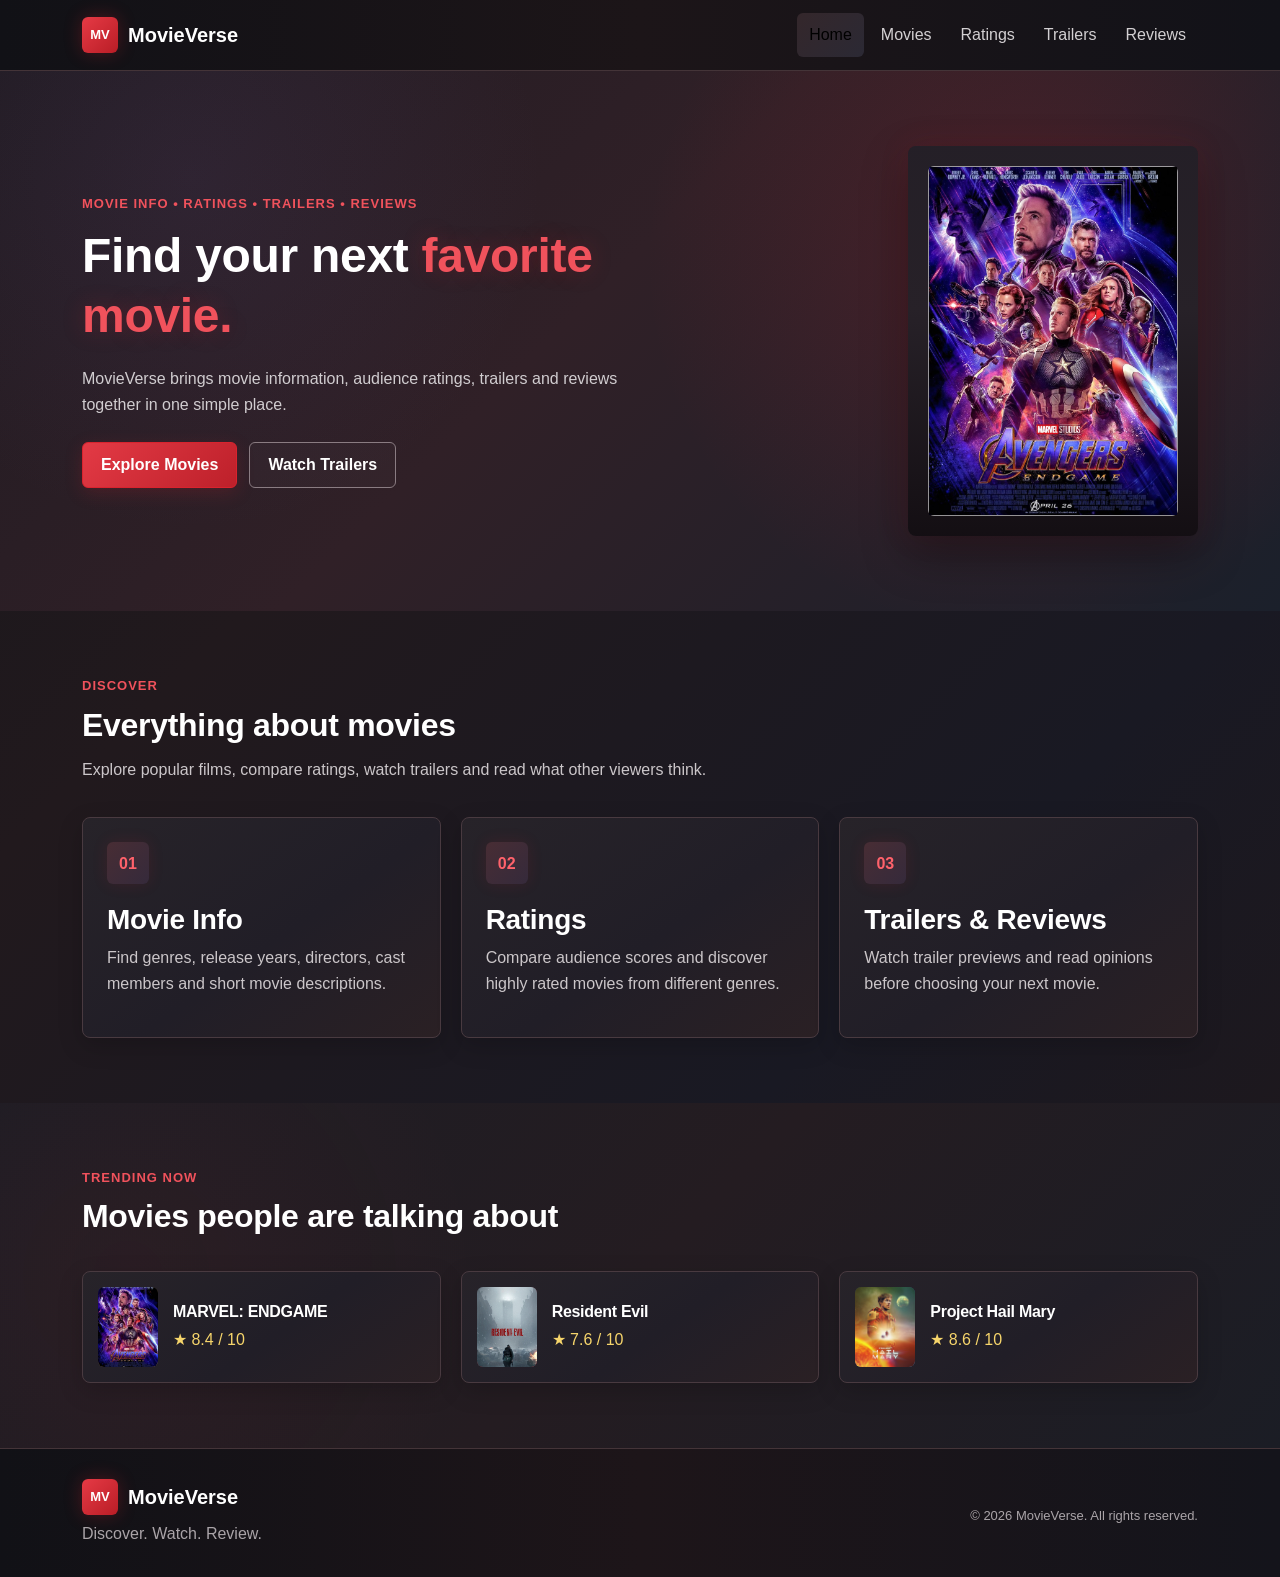
<file: index.html>
<!DOCTYPE html>
<html lang="en">

<head>
	<meta charset="utf-8" />
	<meta content="width=device-width, initial-scale=1.0" name="viewport" />
	<meta content="MovieVerse - movie information, ratings, trailers and reviews." name="description" />
	<title>
		MovieVerse | Home
	</title>
	<link href="https://fonts.googleapis.com" rel="preconnect" />
	<link crossorigin="" href="https://fonts.gstatic.com" rel="preconnect" />
	<link href="https://fonts.googleapis.com/css2?family=Inter:wght@400;500;600;700;800&amp;display=swap"
		rel="stylesheet" />
	<link href="https://cdn.jsdelivr.net/npm/bootstrap@5.3.3/dist/css/bootstrap.min.css" rel="stylesheet" />
	<link href="css/style.css" rel="stylesheet" />
</head>

<body>
	<header class="site-header">
		<nav class="navbar navbar-expand-lg">
			<div class="container">
				<a class="logo" href="index.html">
					<span>
						MV
					</span>
					MovieVerse
				</a>
				<button aria-label="Toggle navigation" class="navbar-toggler" data-bs-target="#mainNav"
					data-bs-toggle="collapse" type="button">
					<span class="navbar-toggler-icon">
					</span>
				</button>
				<div class="collapse navbar-collapse" id="mainNav">
					<ul class="navbar-nav ms-auto nav-list">
						<li class="nav-item">
							<a class="nav-link active" href="index.html">
								Home
							</a>
						</li>
						<li class="nav-item">
							<a class="nav-link" href="movies.html">
								Movies
							</a>
						</li>
						<li class="nav-item">
							<a class="nav-link" href="ratings.html">
								Ratings
							</a>
						</li>
						<li class="nav-item">
							<a class="nav-link" href="trailers.html">
								Trailers
							</a>
						</li>
						<li class="nav-item">
							<a class="nav-link" href="reviews.html">
								Reviews
							</a>
						</li>
					</ul>
				</div>
			</div>
		</nav>
	</header>
	<main>
		<section class="hero">
			<div class="container hero-content">
				<div class="hero-text">
					<p class="eyebrow">
						MOVIE INFO &bull; RATINGS &bull; TRAILERS &bull; REVIEWS
					</p>
					<h1>
						Find your next
						<span>
							favorite movie.
						</span>
					</h1>
					<p class="hero-description">
						MovieVerse brings movie information, audience ratings, trailers and reviews together in one
						simple place.
					</p>
					<div class="hero-buttons">
						<a class="btn btn-primary-custom" href="movies.html">
							Explore Movies
						</a>
						<a class="btn btn-outline-custom" href="trailers.html">
							Watch Trailers
						</a>
					</div>
				</div>
				<div class="hero-poster">
					<div class="poster-content">
						<img src="images/endgame.jpg">
						<small>
							FEATURED
						</small>
						<strong>
							MARVEL
							<br />
							ENDGAME
						</strong>
						<span>
							&starf;&starf;&starf;&starf;&starf;
						</span>
					</div>
				</div>
			</div>
		</section>
		<section class="section-padding">
			<div class="container">
				<div class="section-heading">
					<p class="eyebrow">
						DISCOVER
					</p>
					<h2>
						Everything about movies
					</h2>
					<p>
						Explore popular films, compare ratings, watch trailers and read what other viewers think.
					</p>
				</div>
				<div class="feature-grid">
					<article class="feature-card">
						<div class="feature-icon">
							01
						</div>
						<h3>
							Movie Info
						</h3>
						<p>
							Find genres, release years, directors, cast members and short movie descriptions.
						</p>
					</article>
					<article class="feature-card">
						<div class="feature-icon">
							02
						</div>
						<h3>
							Ratings
						</h3>
						<p>
							Compare audience scores and discover highly rated movies from different genres.
						</p>
					</article>
					<article class="feature-card">
						<div class="feature-icon">
							03
						</div>
						<h3>
							Trailers &amp; Reviews
						</h3>
						<p>
							Watch trailer previews and read opinions before choosing your next movie.
						</p>
					</article>
				</div>
			</div>
		</section>
		<section class="dark-section">
			<div class="container">
				<div class="section-heading light-heading">
					<p class="eyebrow">
						TRENDING NOW
					</p>
					<h2>
						Movies people are talking about
					</h2>
				</div>
				<div class="movie-mini-grid">
					
					<article class="movie-mini">
						<div class="mini-poster poster-c">
							<img src="images/endgame.jpg">
						</div>
						<div>
							<h3>
								MARVEL: ENDGAME
							</h3>
							<span>
								&starf; 8.4 / 10
							</span>
						</div>
					</article>
					<article class="movie-mini">
						<div class="mini-poster poster-a">
							<img src="images/RESIDENTEVIL.jpg">
						</div>
						<div>
							<h3>
								Resident Evil
							</h3>
							<span>
								&starf; 7.6 / 10
							</span>
						</div>
					</article>
					<article class="movie-mini">
						<div class="mini-poster poster-b">
							<img src="images/PROJECTHAILMARY.jpg">
						</div>
						<div>
							<h3>
								Project Hail Mary
							</h3>
							<span>
								&starf; 8.6 / 10
							</span>
						</div>
					</article>
	
				</div>
			</div>
		</section>
	</main>
	<footer class="site-footer">
		<div class="container footer-flex">
			<div>
				<a class="logo footer-logo" href="index.html">
					<span>
						MV
					</span>
					MovieVerse
				</a>
				<p>
					Discover. Watch. Review.
				</p>
			</div>
			
			<p class="copyright">
				&copy; 2026 MovieVerse. All rights reserved.
			</p>
		</div>
	</footer>
	<script src="https://cdn.jsdelivr.net/npm/bootstrap@5.3.3/dist/js/bootstrap.bundle.min.js">
	</script>
</body>

</html>
</file>
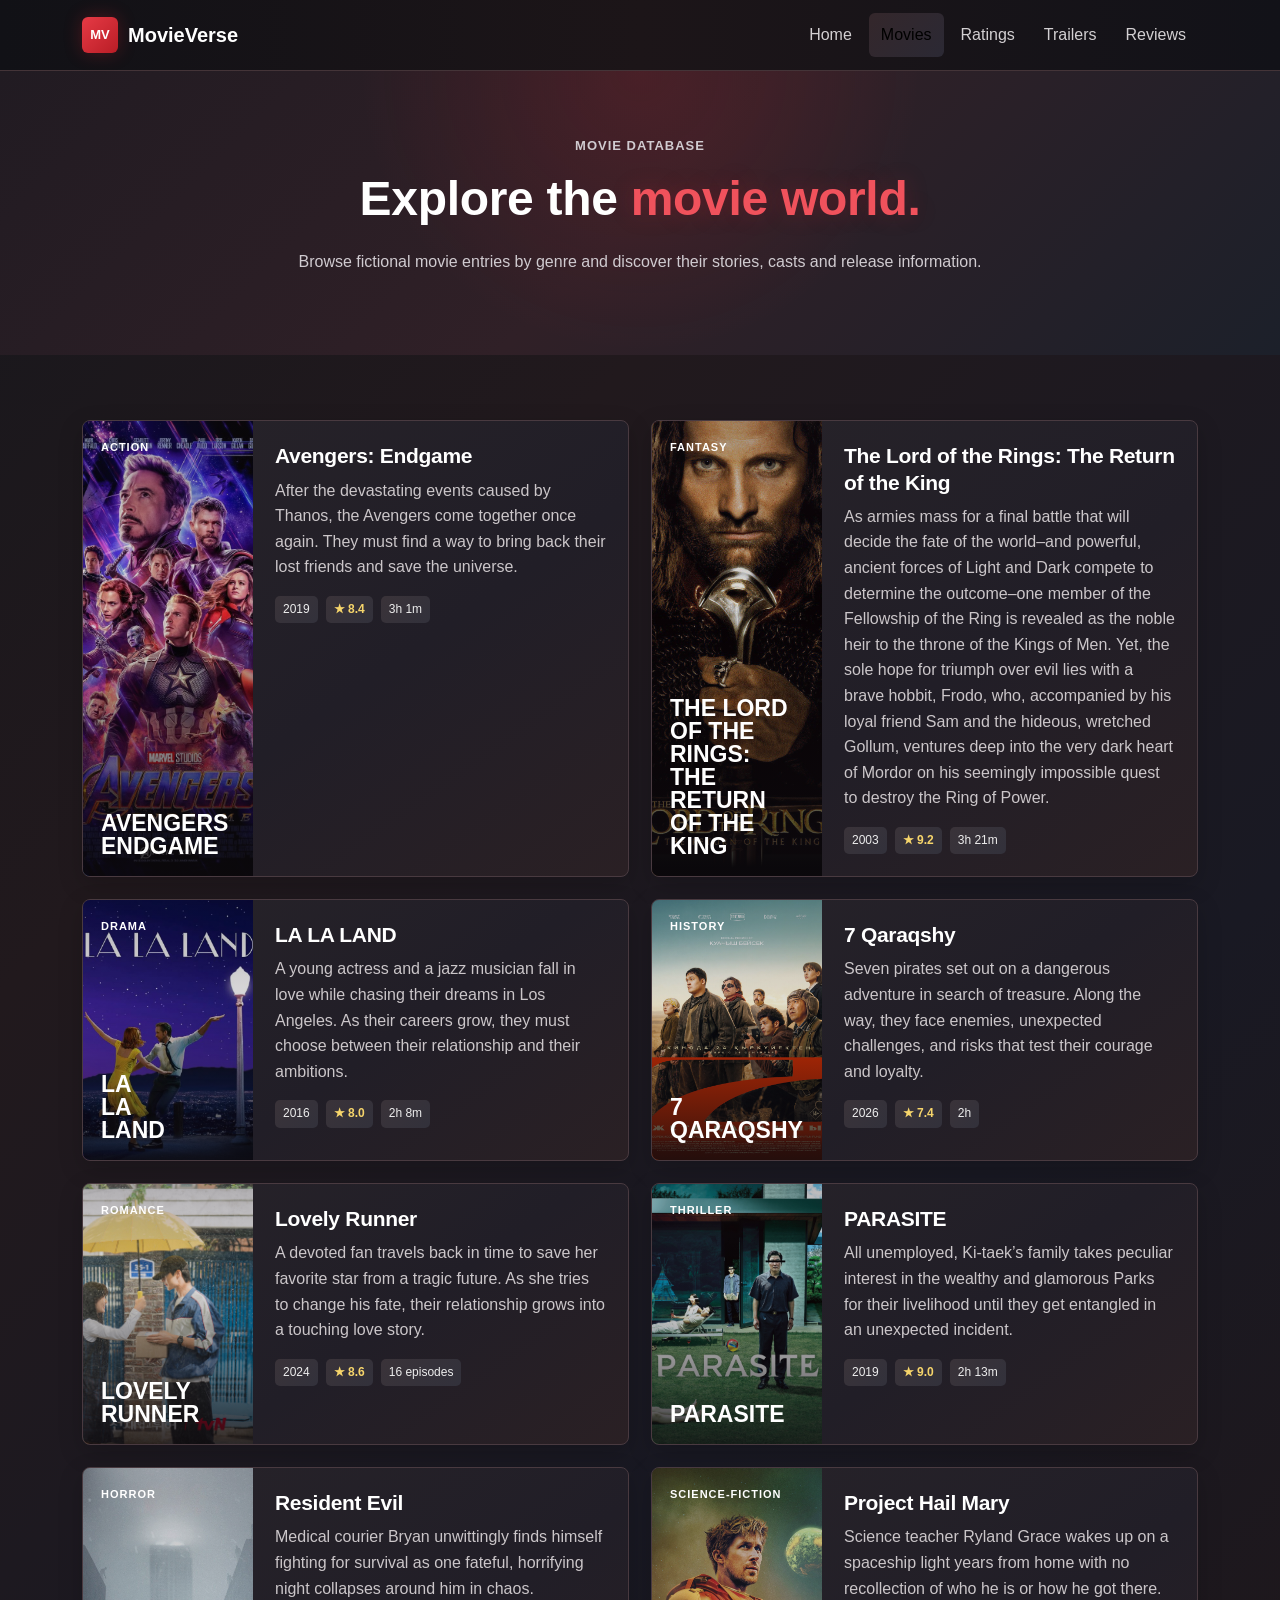
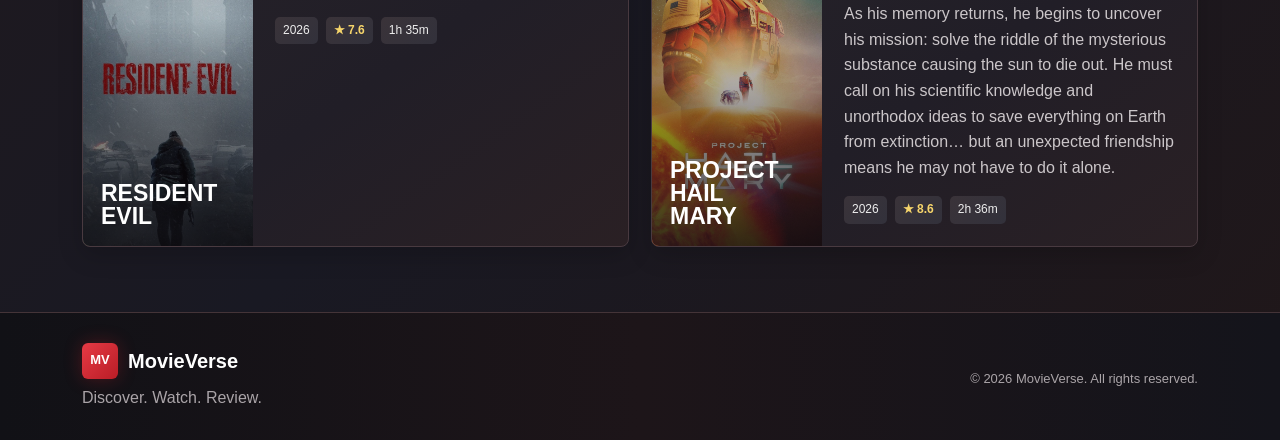
<file: movies.html>
<!DOCTYPE html>
<html lang="en">

<head>
	<meta charset="utf-8" />
	<meta content="width=device-width, initial-scale=1.0" name="viewport" />
	<title>
		MovieVerse | Movies
	</title>
	<link href="https://fonts.googleapis.com" rel="preconnect" />
	<link crossorigin="" href="https://fonts.gstatic.com" rel="preconnect" />
	<link href="https://fonts.googleapis.com/css2?family=Inter:wght@400;500;600;700;800&amp;display=swap"
		rel="stylesheet" />
	<link href="https://cdn.jsdelivr.net/npm/bootstrap@5.3.3/dist/css/bootstrap.min.css" rel="stylesheet" />
	<link href="css/style.css" rel="stylesheet" />
</head>

<body>
	<header class="site-header">
		<nav class="navbar navbar-expand-lg">
			<div class="container">
				<a class="logo" href="index.html">
					<span>
						MV
					</span>
					MovieVerse
				</a>
				<button aria-label="Toggle navigation" class="navbar-toggler" data-bs-target="#mainNav"
					data-bs-toggle="collapse" type="button">
					<span class="navbar-toggler-icon">
					</span>
				</button>
				<div class="collapse navbar-collapse" id="mainNav">
					<ul class="navbar-nav ms-auto nav-list">
						<li class="nav-item">
							<a class="nav-link" href="index.html">
								Home
							</a>
						</li>
						<li class="nav-item">
							<a class="nav-link active" href="movies.html">
								Movies
							</a>
						</li>
						<li class="nav-item">
							<a class="nav-link" href="ratings.html">
								Ratings
							</a>
						</li>
						<li class="nav-item">
							<a class="nav-link" href="trailers.html">
								Trailers
							</a>
						</li>
						<li class="nav-item">
							<a class="nav-link" href="reviews.html">
								Reviews
							</a>
						</li>
					</ul>
				</div>
			</div>
		</nav>
	</header>
	<main>
		<section class="page-hero">
			<div class="container">
				<p class="eyebrow">
					MOVIE DATABASE
				</p>
				<h1>
					Explore the
					<span>
						movie world.
					</span>
				</h1>
				<p>
					Browse fictional movie entries by genre and discover their stories, casts and release information.
				</p>
			</div>
		</section>
		<section class="section-padding">
			<div class="container">
				<div class="movie-grid">

					<article class="movie-card">
						<div class="movie-poster poster-b">
							<img src="images/endgame.jpg">
							<span>
								ACTION
							</span>
							<strong>
								AVENGERS
								<br />
								ENDGAME
							</strong>
						</div>
						<div class="movie-body">
							<h2>
								Avengers: Endgame
							</h2>
							<p>
								After the devastating events caused by Thanos, the Avengers come together once again. They must find a way to bring back their lost friends and save the universe.
							</p>
							<div class="movie-meta">
								<span>
									2019
								</span>
								<span>
									&starf; 8.4
								</span>
								<span>
									3h 1m
								</span>
							</div>
						</div>
					</article>
					<article class="movie-card">
						<div class="movie-poster poster-c">
							<img src="images/LORDOFRINGS.jpg">
							<span>
								FANTASY
							</span>
							<strong>
								THE LORD
								<br />
								OF THE RINGS:
								<br />
								THE RETURN OF THE KING
							</strong>
						</div>
						<div class="movie-body">
							<h2>
								The Lord of the Rings: The Return of the King
							</h2>
							<p>
								As armies mass for a final battle that will decide the fate of the world–and powerful, ancient forces of Light and Dark compete to determine the outcome–one member of the Fellowship of the Ring is revealed as the noble heir to the throne of the Kings of Men. Yet, the sole hope for triumph over evil lies with a brave hobbit, Frodo, who, accompanied by his loyal friend Sam and the hideous, wretched Gollum, ventures deep into the very dark heart of Mordor on his seemingly impossible quest to destroy the Ring of Power.
							</p>
							<div class="movie-meta">
								<span>
									2003
								</span>
								<span>
									&starf; 9.2
								</span>
								<span>
									3h 21m
								</span>
							</div>
						</div>
					</article>
					<article class="movie-card">
						<div class="movie-poster poster-d">
							<img src="images/lalaland.jpg">
							<span>
								DRAMA
							</span>
							<strong>
								LA
								<br/>
								LA
								<br/>
								LAND
							</strong>
							</strong>
						</div>
						<div class="movie-body">
							<h2>
								LA LA LAND
							</h2>
							<p>
								A young actress and a jazz musician fall in love while chasing their dreams in Los Angeles. As their careers grow, they must choose between their relationship and their ambitions.
							</p>
							<div class="movie-meta">
								<span>
									2016
								</span>
								<span>
									&starf; 8.0
								</span>
								<span>
									2h 8m
								</span>
							</div>
						</div>
					</article>
					<article class="movie-card">
						<div class="movie-poster poster-c">
							<img src="images/7q.jpg">
							<span>
								HISTORY
							</span>
							<strong>
								7
								<br />
								QARAQSHY
							</strong>
						</div>
						<div class="movie-body">
							<h2>
								7 Qaraqshy
							</h2>
							<p>
								Seven pirates set out on a dangerous adventure in search of treasure. Along the way, they face enemies, unexpected challenges, and risks that test their courage and loyalty.
							</p>
							<div class="movie-meta">
								<span>
									2026
								</span>
								<span>
									&starf; 7.4
								</span>
								<span>
									2h
								</span>
							</div>
						</div>
					</article>
					<article class="movie-card">
						<div class="movie-poster poster-c">
							<img src="images/lovely-runner.jpeg">
							<span>
								ROMANCE
							</span>
							<strong>
								LOVELY
								<br />
								RUNNER
							</strong>
						</div>
						<div class="movie-body">
							<h2>
								Lovely Runner
							</h2>
							<p>
								A devoted fan travels back in time to save her favorite star from a tragic future. As she tries to change his fate, their relationship grows into a touching love story.
							</p>
							<div class="movie-meta">
								<span>
									2024
								</span>
								<span>
									&starf; 8.6
								</span>
								<span>
									16 episodes
								</span>
							</div>
						</div>
					</article>
					<article class="movie-card">
						<div class="movie-poster poster-d">
							<img src="images/PARASITE.jpg">
							<span>
								THRILLER
							</span>
							<strong>
								PARASITE
							</strong>
						</div>
						<div class="movie-body">
							<h2>
								PARASITE
							</h2>
							<p>
								All unemployed, Ki-taek’s family takes peculiar interest in the wealthy and glamorous Parks for their livelihood until they get entangled in an unexpected incident.
							</p>
							<div class="movie-meta">
								<span>
									2019
								</span>
								<span>
									&starf; 9.0
								</span>
								<span>
									2h 13m
								</span>
							</div>
						</div>
					</article>
					
					<article class="movie-card">
						<div class="movie-poster poster-c">
							<img src="images/RESIDENTEVIL.jpg">
							<span>
								HORROR
							</span>
							<strong>
								RESIDENT
								<br />
								EVIL
							</strong>
						</div>
						<div class="movie-body">
							<h2>
								Resident Evil
							</h2>
							<p>
								Medical courier Bryan unwittingly finds himself fighting for survival as one fateful, horrifying night collapses around him in chaos.
							</p>
							<div class="movie-meta">
								<span>
									2026
								</span>
								<span>
									&starf; 7.6
								</span>
								<span>
									1h 35m
								</span>
							</div>
						</div>
					</article>
					<article class="movie-card">
						<div class="movie-poster poster-c">
							<img src="images/PROJECTHAILMARY.jpg">
							<span>
								SCIENCE-FICTION
							</span>
							<strong>
								PROJECT
								<br />
								HAIL
								<br />
								MARY
							</strong>
						</div>
						<div class="movie-body">
							<h2>
								Project Hail Mary
							</h2>
							<p>
								Science teacher Ryland Grace wakes up on a spaceship light years from home with no recollection of who he is or how he got there. As his memory returns, he begins to uncover his mission: solve the riddle of the mysterious substance causing the sun to die out. He must call on his scientific knowledge and unorthodox ideas to save everything on Earth from extinction… but an unexpected friendship means he may not have to do it alone.
							</p>
							<div class="movie-meta">
								<span>
									2026
								</span>
								<span>
									&starf; 8.6
								</span>
								<span>
									2h 36m
								</span>
							</div>
						</div>
					</article>
				</div>
			</div>
		</section>
	</main>
	<footer class="site-footer">
		<div class="container footer-flex">
			<div>
				<a class="logo footer-logo" href="index.html">
					<span>
						MV
					</span>
					MovieVerse
				</a>
				<p>
					Discover. Watch. Review.
				</p>
			</div>
			<p class="copyright">
				&copy; 2026 MovieVerse. All rights reserved.
			</p>
		</div>
	</footer>
	<script src="https://cdn.jsdelivr.net/npm/bootstrap@5.3.3/dist/js/bootstrap.bundle.min.js">
	</script>
</body>

</html>
</file>
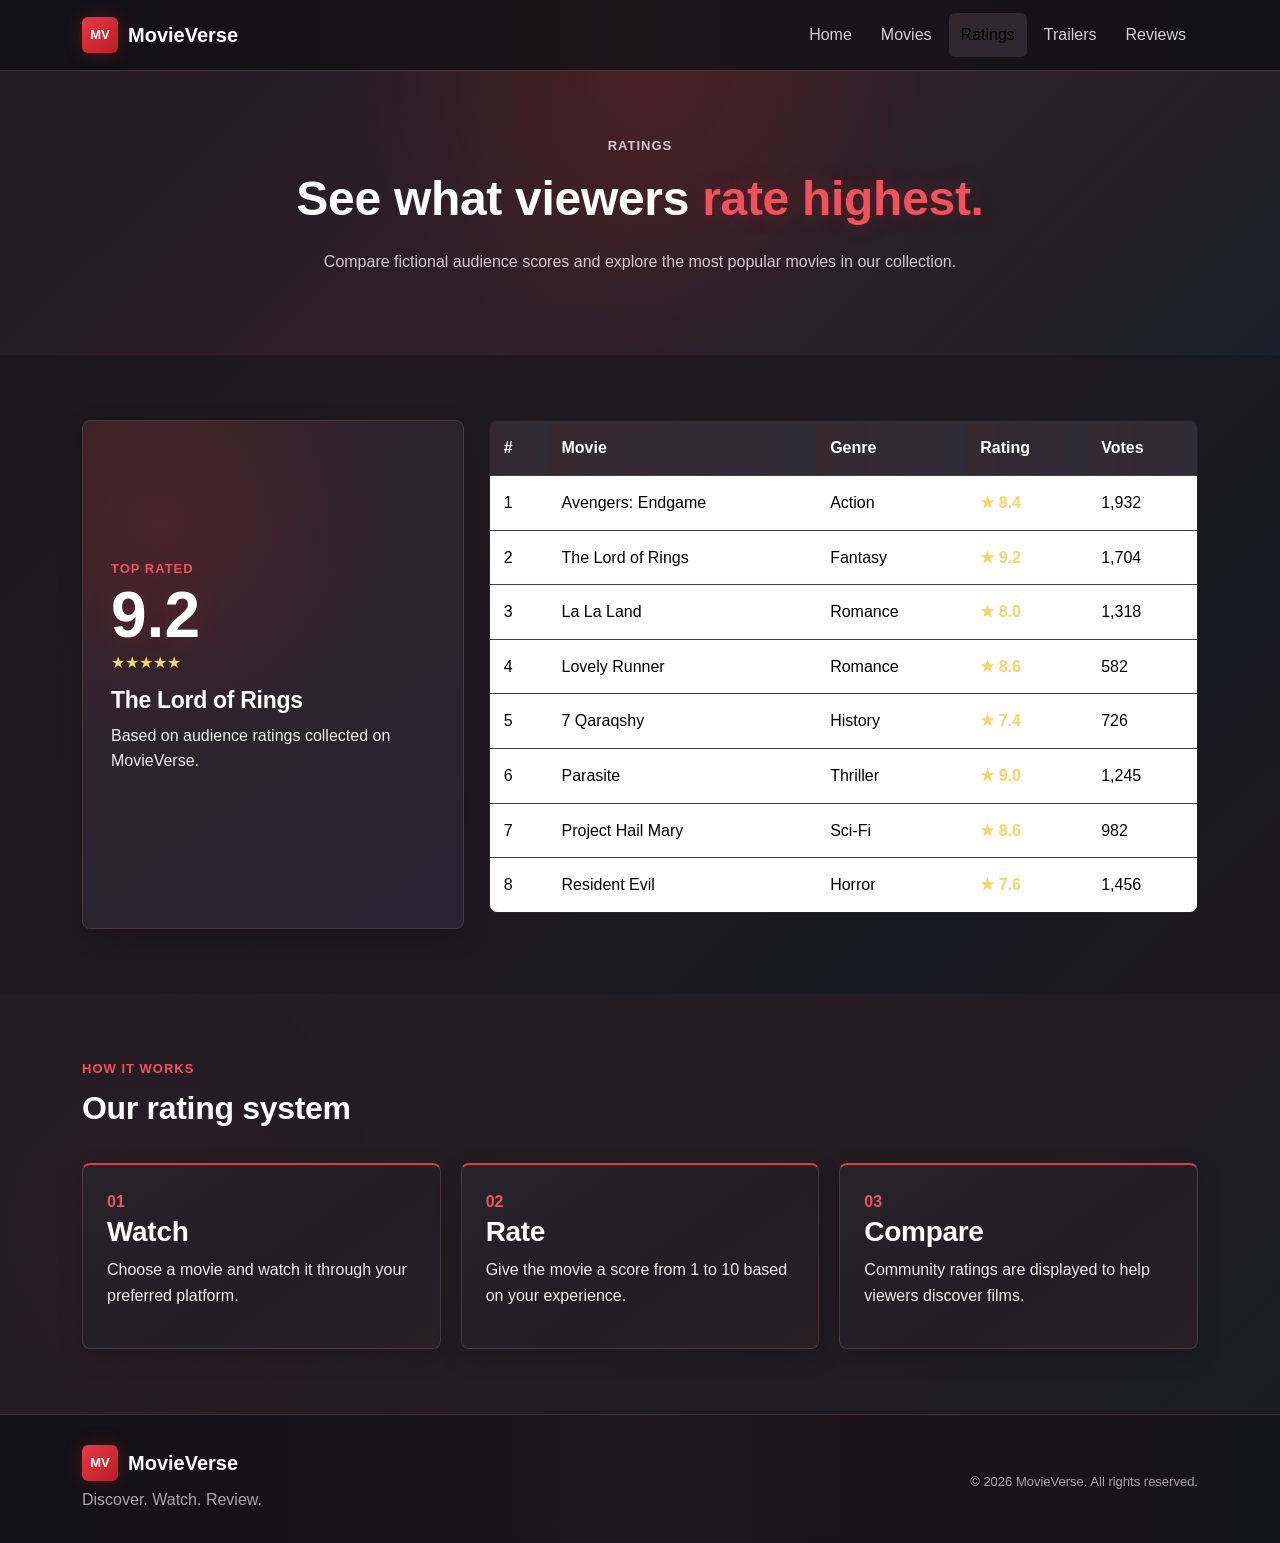
<file: ratings.html>
<!DOCTYPE html>
<html lang="en">

<head>
	<meta charset="utf-8" />
	<meta content="width=device-width, initial-scale=1.0" name="viewport" />
	<title>
		MovieVerse | Ratings
	</title>
	<link href="https://fonts.googleapis.com" rel="preconnect" />
	<link crossorigin="" href="https://fonts.gstatic.com" rel="preconnect" />
	<link href="https://fonts.googleapis.com/css2?family=Inter:wght@400;500;600;700;800&amp;display=swap"
		rel="stylesheet" />
	<link href="https://cdn.jsdelivr.net/npm/bootstrap@5.3.3/dist/css/bootstrap.min.css" rel="stylesheet" />
	<link href="css/style.css" rel="stylesheet" />
</head>

<body>
	<header class="site-header">
		<nav class="navbar navbar-expand-lg">
			<div class="container">
				<a class="logo" href="index.html">
					<span>
						MV
					</span>
					MovieVerse
				</a>
				<button aria-label="Toggle navigation" class="navbar-toggler" data-bs-target="#mainNav"
					data-bs-toggle="collapse" type="button">
					<span class="navbar-toggler-icon">
					</span>
				</button>
				<div class="collapse navbar-collapse" id="mainNav">
					<ul class="navbar-nav ms-auto nav-list">
						<li class="nav-item">
							<a class="nav-link" href="index.html">
								Home
							</a>
						</li>
						<li class="nav-item">
							<a class="nav-link" href="movies.html">
								Movies
							</a>
						</li>
						<li class="nav-item">
							<a class="nav-link active" href="ratings.html">
								Ratings
							</a>
						</li>
						<li class="nav-item">
							<a class="nav-link" href="trailers.html">
								Trailers
							</a>
						</li>
						<li class="nav-item">
							<a class="nav-link" href="reviews.html">
								Reviews
							</a>
						</li>
					</ul>
				</div>
			</div>
		</nav>
	</header>
	<main>
		<section class="page-hero">
			<div class="container">
				<p class="eyebrow">
					RATINGS
				</p>
				<h1>
					See what viewers
					<span>
						rate highest.
					</span>
				</h1>
				<p>
					Compare fictional audience scores and explore the most popular movies in our collection.
				</p>
			</div>
		</section>
		<section class="section-padding">
			<div class="container">
				<div class="rating-layout">
					<div class="rating-highlight">
						<p class="eyebrow">
							TOP RATED
						</p>
						<strong>
							9.2
						</strong>
						<span>
							&starf;&starf;&starf;&starf;&starf;
						</span>
						<h2>
							The Lord of Rings
						</h2>
						<p>
							Based on audience ratings collected on MovieVerse.
						</p>
					</div>
					<div class="table-responsive">
						<table class="table rating-table">
							<thead>
								<tr>
									<th>
										#
									</th>
									<th>
										Movie
									</th>
									<th>
										Genre
									</th>
									<th>
										Rating
									</th>
									<th>
										Votes
									</th>
								</tr>
							</thead>
							<tbody>
								
								<tr>
									<td>
										1
									</td>
									<td>
										Avengers: Endgame
									</td>
									<td>
										Action
									</td>
									<td>
										&starf; 8.4
									</td>
									<td>
										1,932
									</td>
								</tr>
								<tr>
									<td>
										2
									</td>
									<td>
										The Lord of Rings
									</td>
									<td>
										Fantasy
									</td>
									<td>
										&starf; 9.2
									</td>
									<td>
										1,704
									</td>
								</tr>
								<tr>
									<td>
										3
									</td>
									<td>
										La La Land
									</td>
									<td>
										Romance
									</td>
									<td>
										&starf; 8.0
									</td>
									<td>
										1,318
									</td>
								</tr>
								<tr>
									<td>
										4
									</td>
									<td>
										Lovely Runner
									</td>
									<td>
										Romance
									</td>
									<td>
										&starf; 8.6
									</td>
									<td>
										582
									</td>
								</tr>
								<tr>
									<td>
										5
									</td>
									<td>
										7 Qaraqshy
									</td>
									<td>
										History
									</td>
									<td>
										&starf; 7.4
									</td>
									<td>
										726
									</td>
								</tr>
								<tr>
									<td>
										6
									</td>
									<td>
										Parasite	
									</td>
									<td>
										Thriller
									</td>
									<td>
										&starf; 9.0
									</td>
									<td>
										1,245
									</td>
								</tr>
								<tr>
									<td>
										7
									</td>
									<td>
										Project Hail Mary
									</td>
									<td>
										Sci-Fi
									</td>
									<td>
										&starf; 8.6
									</td>
									<td>
										982
									</td>
								</tr>
								<tr>
									<td>
										8
									</td>
									<td>
										Resident Evil
									</td>
									<td>
										Horror
									</td>
									<td>
										&starf; 7.6
									</td>
									<td>
										1,456
									</td>
								</tr>
							
							</tbody>
						</table>
					</div>
				</div>
			</div>
		</section>
		<section class="section-padding light-section">
			<div class="container">
				<div class="section-heading">
					<p class="eyebrow">
						HOW IT WORKS
					</p>
					<h2>
						Our rating system
					</h2>
				</div>
				<div class="rating-steps">
					<article>
						<span>
							01
						</span>
						<h3>
							Watch
						</h3>
						<p>
							Choose a movie and watch it through your preferred platform.
						</p>
					</article>
					<article>
						<span>
							02
						</span>
						<h3>
							Rate
						</h3>
						<p>
							Give the movie a score from 1 to 10 based on your experience.
						</p>
					</article>
					<article>
						<span>
							03
						</span>
						<h3>
							Compare
						</h3>
						<p>
							Community ratings are displayed to help viewers discover films.
						</p>
					</article>
				</div>
			</div>
		</section>
	</main>
	<footer class="site-footer">
		<div class="container footer-flex">
			<div>
				<a class="logo footer-logo" href="index.html">
					<span>
						MV
					</span>
					MovieVerse
				</a>
				<p>
					Discover. Watch. Review.
				</p>
			</div>
			<p class="copyright">
				&copy; 2026 MovieVerse. All rights reserved.
			</p>
		</div>
	</footer>
	<script src="https://cdn.jsdelivr.net/npm/bootstrap@5.3.3/dist/js/bootstrap.bundle.min.js">
	</script>
</body>

</html>
</file>
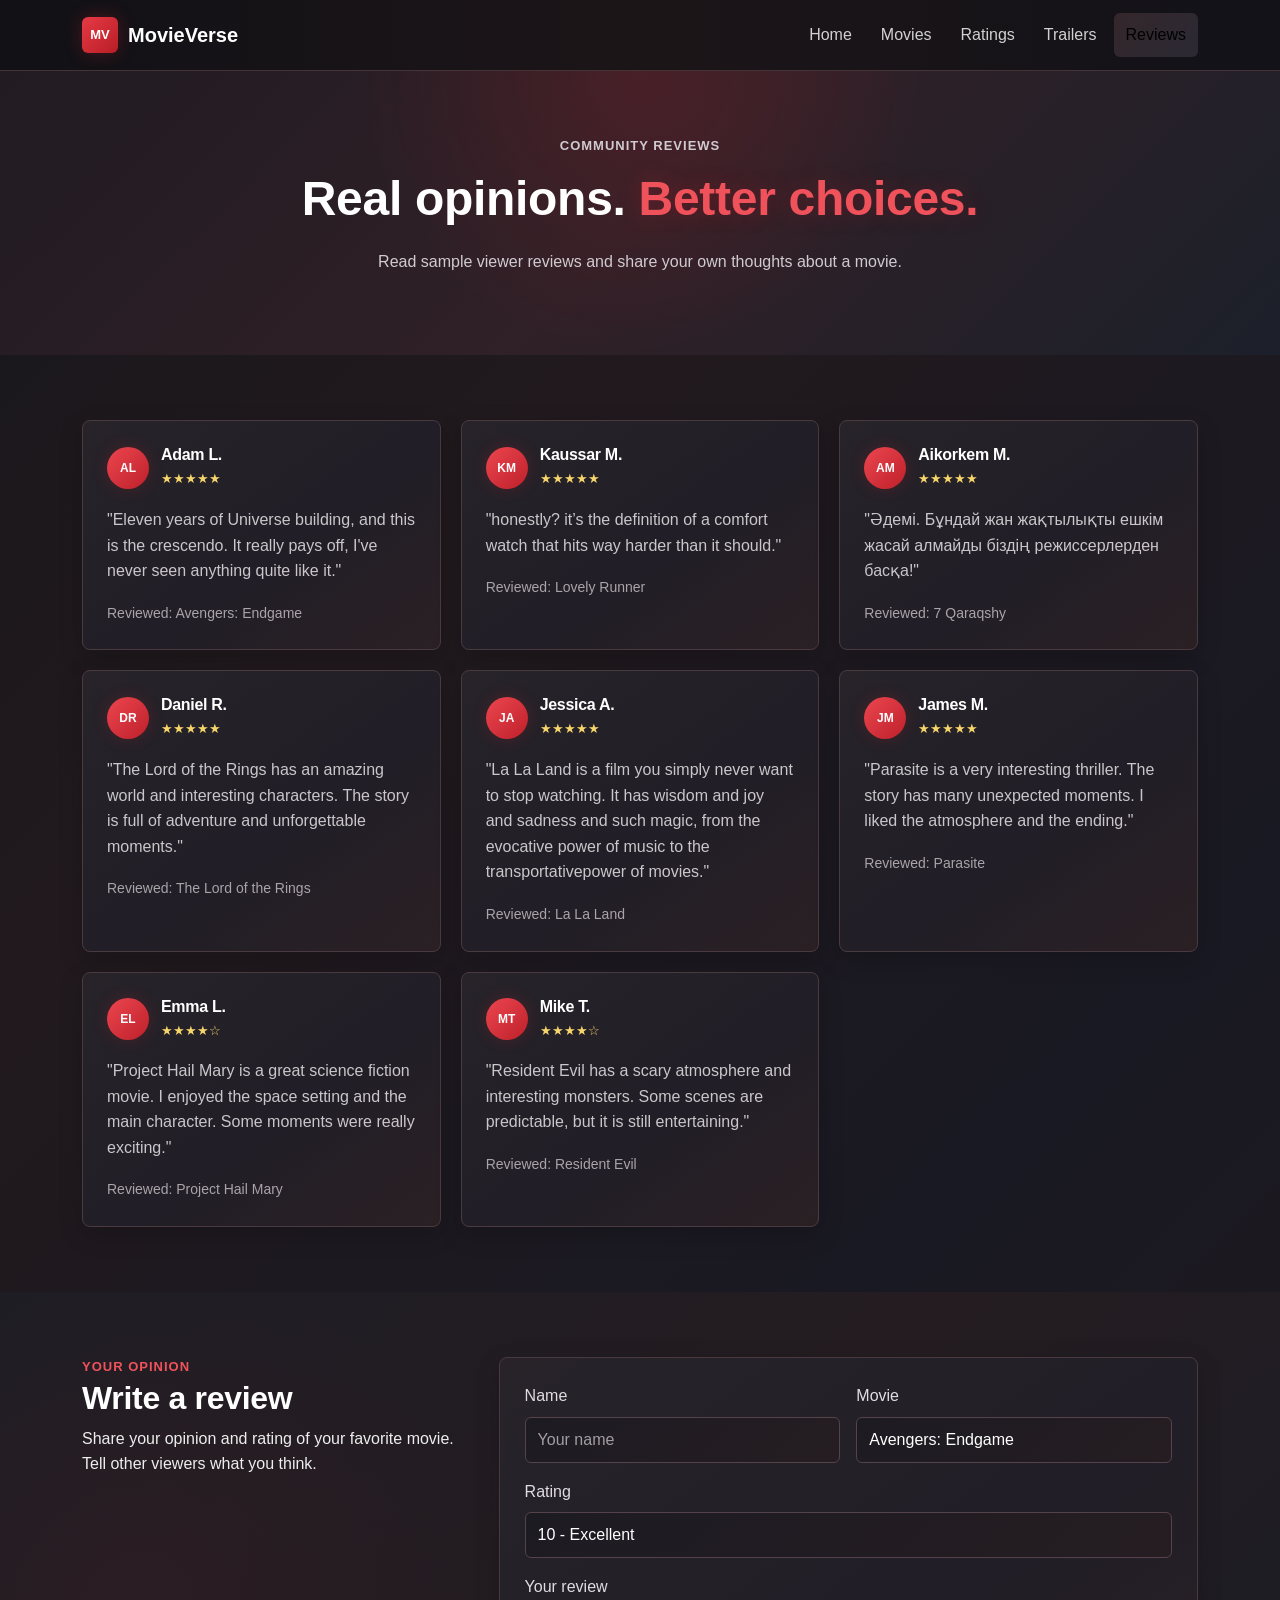
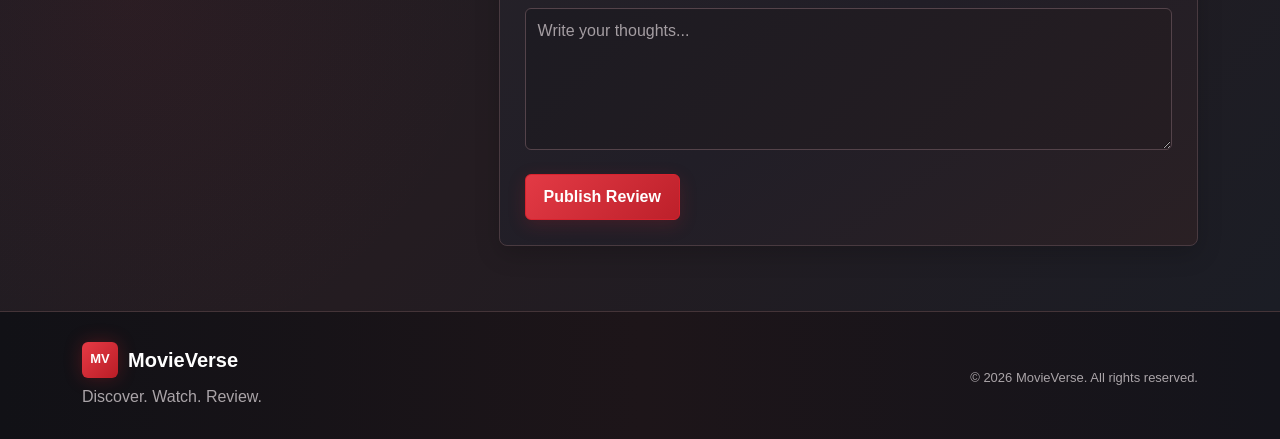
<file: reviews.html>
<!DOCTYPE html>
<html lang="en">

<head>
	<meta charset="utf-8" />
	<meta content="width=device-width, initial-scale=1.0" name="viewport" />
	<title>
		MovieVerse | Reviews
	</title>
	<link href="https://fonts.googleapis.com" rel="preconnect" />
	<link crossorigin="" href="https://fonts.gstatic.com" rel="preconnect" />
	<link href="https://fonts.googleapis.com/css2?family=Inter:wght@400;500;600;700;800&amp;display=swap"
		rel="stylesheet" />
	<link href="https://cdn.jsdelivr.net/npm/bootstrap@5.3.3/dist/css/bootstrap.min.css" rel="stylesheet" />
	<link href="css/style.css" rel="stylesheet" />
</head>

<body>
	<header class="site-header">
		<nav class="navbar navbar-expand-lg">
			<div class="container">
				<a class="logo" href="index.html">
					<span>
						MV
					</span>
					MovieVerse
				</a>
				<button aria-label="Toggle navigation" class="navbar-toggler" data-bs-target="#mainNav"
					data-bs-toggle="collapse" type="button">
					<span class="navbar-toggler-icon">
					</span>
				</button>
				<div class="collapse navbar-collapse" id="mainNav">
					<ul class="navbar-nav ms-auto nav-list">
						<li class="nav-item">
							<a class="nav-link" href="index.html">
								Home
							</a>
						</li>
						<li class="nav-item">
							<a class="nav-link" href="movies.html">
								Movies
							</a>
						</li>
						<li class="nav-item">
							<a class="nav-link" href="ratings.html">
								Ratings
							</a>
						</li>
						<li class="nav-item">
							<a class="nav-link" href="trailers.html">
								Trailers
							</a>
						</li>
						<li class="nav-item">
							<a class="nav-link active" href="reviews.html">
								Reviews
							</a>
						</li>
					</ul>
				</div>
			</div>
		</nav>
	</header>
	<main>
		<section class="page-hero">
			<div class="container">
				<p class="eyebrow">
					COMMUNITY REVIEWS
				</p>
				<h1>
					Real opinions.
					<span>
						Better choices.
					</span>
				</h1>
				<p>
					Read sample viewer reviews and share your own thoughts about a movie.
				</p>
			</div>
		</section>
		<section class="section-padding">
			<div class="container">
				<div class="review-grid">

				

					<article class="review-card">
						<div class="review-top">
							<div class="avatar">AL</div>
							<div>
								<h3>Adam L.</h3>
								<span>★★★★★</span>
							</div>
						</div>
						<p>"Eleven years of Universe building, and this is
							the crescendo. It really pays off, I've never
							seen anything quite like it."</p>
						<small>Reviewed: Avengers: Endgame</small>
					</article>
					<article class="review-card">
						<div class="review-top">
							<div class="avatar">KM</div>
							<div>
								<h3>Kaussar M.</h3>
								<span>★★★★★</span>
							</div>
						</div>
						<p>"honestly? it’s the definition of a comfort watch
							that hits way harder than it should."</p>
						<small>Reviewed: Lovely Runner</small>
					</article>

					<article class="review-card">
						<div class="review-top">
							<div class="avatar">AM</div>
							<div>
								<h3>Aikorkem M.</h3>
								<span>★★★★★</span>
							</div>
						</div>
						<p>"Әдемі. Бұндай жан жақтылықты ешкім жасай алмайды
							біздің режиссерлерден басқа!"</p>
						<small>Reviewed: 7 Qaraqshy</small>
					</article>
					<article class="review-card">
						<div class="review-top">
							<div class="avatar">DR</div>
							<div>
								<h3>Daniel R.</h3>
								<span>★★★★★</span>
							</div>
						</div>
						<p>"The Lord of the Rings has an amazing world and
							interesting characters. The story is full of adventure
							and unforgettable moments."</p>
						<small>Reviewed: The Lord of the Rings</small>
					</article>

					<article class="review-card">
						<div class="review-top">
							<div class="avatar">JA</div>
							<div>
								<h3>Jessica A.</h3>
								<span>★★★★★</span>
							</div>
						</div>
						<p>"La La Land is a film you simply never want to stop
							watching. It has wisdom and joy and sadness and such
							magic, from the evocative power of music to the
							transportativepower of movies."</p>
						<small>Reviewed: La La Land</small>
					</article>

					<article class="review-card">
						<div class="review-top">
							<div class="avatar">JM</div>
							<div>
								<h3>James M.</h3>
								<span>★★★★★</span>
							</div>
						</div>
						<p>"Parasite is a very interesting thriller.
							The story has many unexpected moments.
							I liked the atmosphere and the ending."</p>
						<small>Reviewed: Parasite</small>
					</article>

					<article class="review-card">
						<div class="review-top">
							<div class="avatar">EL</div>
							<div>
								<h3>Emma L.</h3>
								<span>★★★★☆</span>
							</div>
						</div>
						<p>"Project Hail Mary is a great science fiction movie.
							I enjoyed the space setting and the main character.
							Some moments were really exciting."</p>
						<small>Reviewed: Project Hail Mary</small>
					</article>

					<article class="review-card">
						<div class="review-top">
							<div class="avatar">MT</div>
							<div>
								<h3>Mike T.</h3>
								<span>★★★★☆</span>
							</div>
						</div>
						<p>"Resident Evil has a scary atmosphere and
							interesting monsters. Some scenes are predictable,
							but it is still entertaining."</p>
						<small>Reviewed: Resident Evil</small>
					</article>

				</div>
			</div>
		</section>

		<section class="section-padding light-section">
			<div class="container review-form-layout">
				<div>
					<p class="eyebrow">YOUR OPINION</p>
					<h2>Write a review</h2>
					<p>
						Share your opinion and rating of your favorite movie.
						Tell other viewers what you think.
					</p>
				</div>

				<form action="#" class="contact-form" method="post">
					<div class="row g-3">
						<div class="col-md-6">
							<label class="form-label" for="reviewer">
								Name
							</label>
							<input class="form-control" id="reviewer" name="reviewer" placeholder="Your name" required
								type="text" />
						</div>

						<div class="col-md-6">
							<label class="form-label" for="movie">
								Movie
							</label>
							<select class="form-select" id="movie" name="movie">
								<option>Avengers: Endgame</option>
								<option>The Lord of the Rings</option>
								<option>La La Land</option>
								<option>Parasite</option>
								<option>Lovely Runner</option>
								<option>7 Qaraqshy</option>
								<option>Project Hail Mary</option>
								<option>Resident Evil</option>
							</select>
						</div>
					</div>

					<div class="mt-3">
						<label class="form-label" for="score">
							Rating
						</label>
						<select class="form-select" id="score" name="score">
							<option value="10">10 - Excellent</option>
							<option value="9">9 - Amazing</option>
							<option value="8">8 - Very good</option>
							<option value="7">7 - Good</option>
							<option value="6">6 - Average</option>
							<option value="5">5 - Below average</option>
							<option value="4">4 - Weak</option>
							<option value="3">3 - Poor</option>
							<option value="2">2 - Very poor</option>
							<option value="1">1 - Terrible</option>
						</select>
					</div>

					<div class="mt-3">
						<label class="form-label" for="review">
							Your review
						</label>
						<textarea class="form-control" id="review" name="review" placeholder="Write your thoughts..."
							required rows="5"></textarea>
					</div>

					<button class="btn btn-primary-custom mt-4" type="submit">
						Publish Review
					</button>
				</form>
			</div>
		</section>
	</main>
	<footer class="site-footer">
		<div class="container footer-flex">
			<div>
				<a class="logo footer-logo" href="index.html">
					<span>
						MV
					</span>
					MovieVerse
				</a>
				<p>
					Discover. Watch. Review.
				</p>
			</div>
			<p class="copyright">
				&copy; 2026 MovieVerse. All rights reserved.
			</p>
		</div>
	</footer>
	<script src="https://cdn.jsdelivr.net/npm/bootstrap@5.3.3/dist/js/bootstrap.bundle.min.js">
	</script>
</body>

</html>
</file>
<file: css/style.css>
* {
    box-sizing: border-box;
}

body {
    margin: 0;
    font-family: Arial, sans-serif;
    color: #ededed;
    background: linear-gradient(
        135deg,
        #17171c 0%,
        #21191d 30%,
        #191923 65%,
        #201719 100%
    );
    line-height: 1.6;
}

h1, h2, h3 {
    color: #fff;
    line-height: 1.25;
    font-weight: 700;
    letter-spacing: -0.3px;
}

a {
    color: inherit;
    text-decoration: none;
}

.site-header {
    background: linear-gradient(
        90deg,
        #111116 0%,
        #1c1518 50%,
        #121218 100%
    );
    border-bottom: 1px solid #443438;
}

.navbar {
    min-height: 70px;
}

.logo {
    display: inline-flex;
    align-items: center;
    gap: 10px;
    color: #fff;
    font-size: 20px;
    font-weight: bold;
}

.logo span {
    display: grid;
    place-items: center;
    width: 36px;
    height: 36px;
    background: linear-gradient(135deg, #e63a45, #b91d26);
    border-radius: 6px;
    font-size: 13px;
    box-shadow: 0 0 18px rgba(217, 35, 46, 0.28);
}

.nav-list {
    gap: 5px;
}

.nav-link {
    padding: 9px 12px !important;
    color: #d3d0d2;
    border-radius: 6px;
}

.nav-link:hover,
.nav-link.active {
    color: #fff;
    background: linear-gradient(135deg, #34272b, #2b2934);
}

.hero {
    padding: 75px 0;
    background:
        radial-gradient(
            circle at 80% 35%,
            rgba(217, 35, 46, 0.18),
            transparent 35%
        ),
        radial-gradient(
            circle at 15% 20%,
            rgba(105, 82, 145, 0.13),
            transparent 30%
        ),
        linear-gradient(
            135deg,
            #211b22 0%,
            #302027 45%,
            #1b202b 100%
        );
}

.hero-content {
    display: flex;
    align-items: center;
    justify-content: space-between;
    gap: 40px;
}

.hero-text {
    max-width: 620px;
}

.hero h1,
.page-hero h1 {
    margin: 12px 0 20px;
    font-size: 48px;
}

.hero h1 span,
.page-hero h1 span {
    color: #f0525c;
    text-shadow: 0 0 22px rgba(217, 35, 46, 0.25);
}

.hero-description {
    max-width: 550px;
    color: #d1cdd0;
}

.hero-buttons {
    display: flex;
    gap: 12px;
    margin-top: 25px;
}

.btn-primary-custom,
.btn-outline-custom {
    display: inline-block;
    padding: 10px 18px;
    border: 1px solid #d9232e;
    border-radius: 6px;
    font-weight: bold;
}

.btn-primary-custom {
    color: #fff;
    background: linear-gradient(135deg, #e33a45, #bd202a);
    box-shadow: 0 5px 18px rgba(217, 35, 46, 0.18);
}

.btn-primary-custom:hover {
    color: #fff;
    background: linear-gradient(135deg, #ef4651, #cb2731);
    box-shadow: 0 6px 22px rgba(217, 35, 46, 0.3);
}

.btn-outline-custom {
    color: #fff;
    border-color: #8a7c82;
    background: rgba(255, 255, 255, 0.02);
}

.btn-outline-custom:hover {
    color: #fff;
    background: linear-gradient(135deg, #3b3035, #30303b);
}

.hero-poster {
    position: relative;
    width: 290px;
    height: 390px;
    flex-shrink: 0;
    padding: 20px;
    overflow: hidden;
    background: #28232a;
    border-radius: 8px;
    box-shadow:
        0 18px 45px rgba(0, 0, 0, 0.35),
        0 0 30px rgba(217, 35, 46, 0.12);
}

.hero-poster img {
    position: absolute;
    top: 0;
    left: 0;
    z-index: 1;
    width: 100%;
    height: 100%;
    object-fit: cover;
}

.hero-poster::after {
    content: "";
    position: absolute;
    top: 0;
    left: 0;
    z-index: 2;
    width: 100%;
    height: 100%;
    background: linear-gradient(
        to top,
        rgba(15, 10, 14, 0.82),
        rgba(31, 18, 24, 0.12) 58%,
        rgba(25, 20, 30, 0.25)
    );
    pointer-events: none;
}

.poster-content {
    position: relative;
    z-index: 3;
    display: flex;
    flex-direction: column;
    justify-content: space-between;
    width: 100%;
    height: 100%;
    padding: 18px;
    border: 1px solid rgba(255, 255, 255, 0.55);
    border-radius: 6px;
    color: #fff;
}

.poster-content small {
    letter-spacing: 2px;
}

.poster-content strong {
    font-size: 38px;
    line-height: 1;
}

.poster-content span {
    color: #f6d56b;
}

.section-padding,
.dark-section {
    padding: 65px 0;
}

.dark-section,
.light-section {
    background:
        radial-gradient(
            circle at 10% 50%,
            rgba(217, 35, 46, 0.06),
            transparent 30%
        ),
        linear-gradient(
            135deg,
            #1d1d24 0%,
            #241c21 50%,
            #1b1d25 100%
        );
}

.section-heading {
    max-width: 700px;
    margin-bottom: 35px;
}

.section-heading h2 {
    margin: 8px 0 12px;
}

.eyebrow {
    margin: 0;
    color: #f0525c;
    font-size: 13px;
    font-weight: bold;
    letter-spacing: 1px;
}

.page-hero {
    padding: 65px 0;
    background:
        radial-gradient(
            circle at 50% 0%,
            rgba(217, 35, 46, 0.16),
            transparent 40%
        ),
        linear-gradient(
            135deg,
            #211b22 0%,
            #302027 50%,
            #1c202a 100%
        );
    text-align: center;
}

.page-hero .container {
    max-width: 850px;
}

.page-hero p {
    color: #d0cbd0;
}

.light-heading p:not(.eyebrow) {
    color: #c9c5c8;
}

.feature-grid,
.movie-mini-grid,
.trailer-grid,
.review-grid,
.rating-steps {
    display: grid;
    grid-template-columns: repeat(3, 1fr);
    gap: 20px;
}

.feature-card,
.movie-mini,
.movie-card,
.rating-highlight,
.rating-steps article,
.trailer-card,
.review-card,
.contact-form {
    border: 1px solid #493a40;
    background: linear-gradient(
        145deg,
        #272329 0%,
        #211e27 55%,
        #2a2024 100%
    );
    border-radius: 8px;
    box-shadow: 0 8px 24px rgba(0, 0, 0, 0.18);
}

.feature-card,
.review-card,
.rating-steps article {
    padding: 24px;
}

.feature-card p,
.movie-body p,
.trailer-body p,
.review-card p,
.section-heading p:not(.eyebrow) {
    color: #cbc6c9;
}

.feature-icon {
    display: grid;
    place-items: center;
    width: 42px;
    height: 42px;
    margin-bottom: 18px;
    background: linear-gradient(135deg, #482d34, #352a3b);
    color: #ff626b;
    font-weight: bold;
    border-radius: 6px;
    box-shadow: 0 0 16px rgba(217, 35, 46, 0.12);
}

.movie-mini {
    display: flex;
    align-items: center;
    gap: 15px;
    padding: 15px;
}

.movie-mini h3 {
    margin: 0 0 5px;
    font-size: 16px;
}

.movie-mini span,
.rating-highlight > span {
    color: #f6d56b;
}

.mini-poster {
    display: grid;
    place-items: center;
    width: 60px;
    height: 80px;
    flex-shrink: 0;
    color: #fff;
    font-size: 11px;
    font-weight: bold;
    border-radius: 6px;
}
.mini-poster img {
    width: 60px;
    height: 80px;
    object-fit: cover;
    border-radius: 6px;
}

.poster-a {
    background: linear-gradient(145deg, #353039, #b63843);
}

.poster-b {
    background: linear-gradient(145deg, #25364a, #4b82b2);
}

.poster-c {
    background: linear-gradient(145deg, #39343a, #ad8645);
}

.poster-d {
    background: linear-gradient(145deg, #49303c, #b96881);
}

.movie-grid {
    display: grid;
    grid-template-columns: repeat(2, 1fr);
    gap: 22px;
}

.movie-card {
    display: grid;
    grid-template-columns: 170px 1fr;
    overflow: hidden;
}

.movie-poster {
    position: relative;
    display: flex;
    flex-direction: column;
    justify-content: space-between;
    min-height: 260px;
    padding: 18px;
    overflow: hidden;
    color: #fff;
}

.movie-poster img {
    position: absolute;
    top: 0;
    left: 0;
    z-index: 1;
    width: 100%;
    height: 100%;
    object-fit: cover;
}

.movie-poster::after {
    content: "";
    position: absolute;
    top: 0;
    left: 0;
    z-index: 2;
    width: 100%;
    height: 100%;
    background: linear-gradient(
        to top,
        rgba(13, 10, 14, 0.82),
        rgba(22, 16, 23, 0.12) 60%,
        rgba(27, 20, 30, 0.3)
    );
}

.movie-poster span,
.movie-poster strong {
    position: relative;
    z-index: 3;
}

.movie-poster span {
    font-size: 11px;
    font-weight: bold;
    letter-spacing: 1px;
}

.movie-poster strong {
    font-size: 23px;
    line-height: 1;
}

.movie-body {
    padding: 22px;
}

.movie-body h2,
.trailer-body h2 {
    font-size: 21px;
}

.movie-meta {
    display: flex;
    flex-wrap: wrap;
    gap: 8px;
    margin-top: 15px;
}

.movie-meta span {
    padding: 4px 8px;
    background: linear-gradient(135deg, #3a3339, #32313b);
    font-size: 12px;
    border-radius: 5px;
}

.movie-meta span:nth-child(2),
.rating-table td:nth-child(4) {
    color: #f6d56b;
    font-weight: bold;
}

.rating-layout {
    display: grid;
    grid-template-columns: 0.7fr 1.3fr;
    gap: 25px;
}

.rating-highlight {
    display: flex;
    flex-direction: column;
    justify-content: center;
    padding: 28px;
    background:
        radial-gradient(
            circle at 20% 20%,
            rgba(217, 35, 46, 0.16),
            transparent 45%
        ),
        linear-gradient(145deg, #302329, #292432);
}

.rating-highlight strong {
    font-size: 64px;
    line-height: 1.1;
    color: #fff;
    text-shadow: 0 0 24px rgba(217, 35, 46, 0.2);
}

.rating-highlight h2 {
    margin-top: 10px;
    font-size: 23px;
}

.rating-table {
    color: #d6d1d4;
    background: linear-gradient(145deg, #242128, #211e26);
    border: 1px solid #493a40;
    border-radius: 8px;
    overflow: hidden;
}

.rating-table th {
    color: #fff;
    background: linear-gradient(90deg, #35292e, #2e2c37);
}

.rating-table td,
.rating-table th {
    padding: 14px;
    vertical-align: middle;
    border-color: #493a40;
}

.rating-steps article {
    border-top: 2px solid #e33a45;
}

.rating-steps span {
    color: #f0525c;
    font-weight: bold;
}

.trailer-grid {
    grid-template-columns: repeat(3, minmax(0, 1fr));
    align-items: start;
    gap: 25px;
}

.trailer-card {
    min-width: 0;
    overflow: hidden;
    border-radius: 8px;
}

.trailer-screen {
    position: relative;
    width: 100%;
    aspect-ratio: 16 / 9;
    overflow: hidden;
    background: linear-gradient(135deg, #16141a, #24191e);
}

.trailer-screen video,
.trailer-screen iframe {
    display: block;
    width: 100%;
    height: 100%;
    border: 0;
}

.trailer-screen video {
    object-fit: contain;
}

.trailer-screen iframe {
    position: absolute;
    top: 0;
    left: 0;
}

.trailer-body {
    padding: 20px;
}

.trailer-body h2 {
    margin-bottom: 10px;
    font-size: 20px;
}

.trailer-body p {
    min-height: 45px;
    margin-bottom: 15px;
    font-size: 14px;
}

.trailer-body .btn {
    margin-top: 5px;
}

.review-top {
    display: flex;
    align-items: center;
    gap: 12px;
    margin-bottom: 16px;
}

.avatar {
    display: grid;
    place-items: center;
    width: 42px;
    height: 42px;
    border-radius: 50%;
    color: #fff;
    background: linear-gradient(135deg, #ed4650, #bd202a);
    box-shadow: 0 0 16px rgba(217, 35, 46, 0.2);
    font-size: 12px;
    font-weight: bold;
}

.review-top h3 {
    margin: 0;
    font-size: 16px;
}

.review-top span {
    color: #f6d56b;
    font-size: 13px;
}

.review-card small {
    color: #aaa3a8;
}

.review-form-layout {
    display: grid;
    grid-template-columns: 0.7fr 1.3fr;
    align-items: start;
    gap: 40px;
}

.contact-form {
    padding: 25px;
}

.contact-form label {
    color: #e1dce0;
}

.form-control,
.form-select {
    padding: 10px 12px;
    color: #fff;
    background: linear-gradient(135deg, #1d1b22, #251d22);
    border-color: #54434a;
    border-radius: 6px;
}

.form-control::placeholder {
    color: #a49da2;
}

.form-control:focus,
.form-select:focus {
    color: #fff;
    background: #231d23;
    border-color: #e0444d;
    box-shadow: 0 0 0 3px rgba(217, 35, 46, 0.1);
}

.form-select option {
    color: #fff;
    background: #211d22;
}

.site-footer {
    padding: 30px 0;
    color: #aaa4a8;
    background: linear-gradient(
        90deg,
        #111116 0%,
        #1d1519 50%,
        #14141b 100%
    );
    border-top: 1px solid #443438;
}

.footer-flex {
    display: flex;
    align-items: center;
    justify-content: space-between;
    gap: 20px;
}

.footer-logo {
    color: #fff;
}

.footer-flex p {
    margin: 6px 0 0;
}

.social-links {
    display: flex;
    gap: 15px;
}

.social-links a:hover {
    color: #f0525c;
}

.copyright {
    font-size: 13px;
}

@media (max-width: 991px) {
    .hero-content {
        flex-direction: column;
        align-items: flex-start;
    }

    .hero-poster {
        margin: 10px auto 0;
    }

    .feature-grid,
    .movie-mini-grid,
    .trailer-grid,
    .review-grid {
        grid-template-columns: repeat(2, minmax(0, 1fr));
    }

    .movie-grid,
    .rating-layout,
    .review-form-layout {
        grid-template-columns: 1fr;
    }
}

@media (max-width: 767px) {
    .hero {
        padding: 55px 0;
    }

    .hero h1,
    .page-hero h1 {
        font-size: 36px;
    }

    .hero-buttons {
        flex-direction: column;
        align-items: flex-start;
    }

    .hero-poster {
        width: 250px;
        height: 340px;
    }

    .feature-grid,
    .movie-mini-grid,
    .trailer-grid,
    .review-grid,
    .rating-steps {
        grid-template-columns: 1fr;
    }

    .movie-card {
        grid-template-columns: 1fr;
    }

    .movie-poster {
        min-height: 260px;
    }

    .trailer-screen {
        aspect-ratio: 16 / 9;
    }

    .footer-flex {
        flex-direction: column;
        align-items: flex-start;
    }
}
</file>
